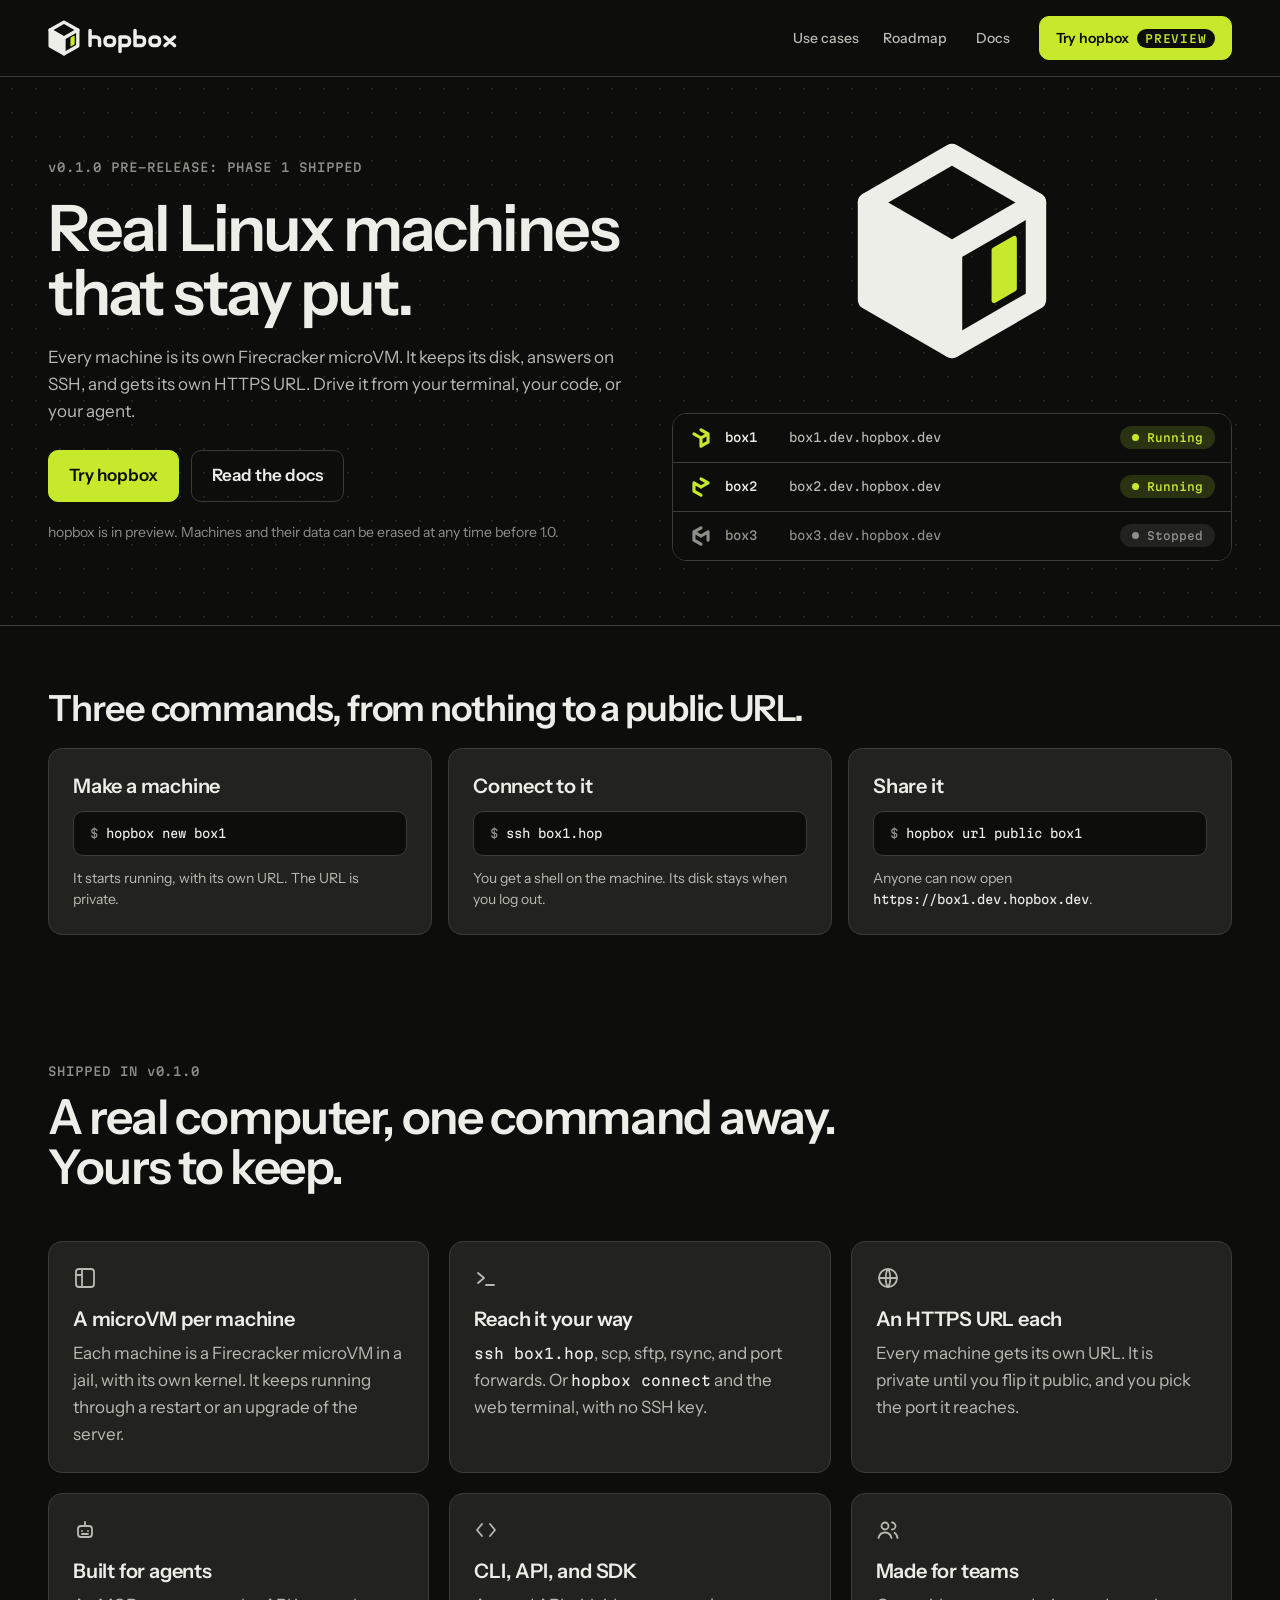
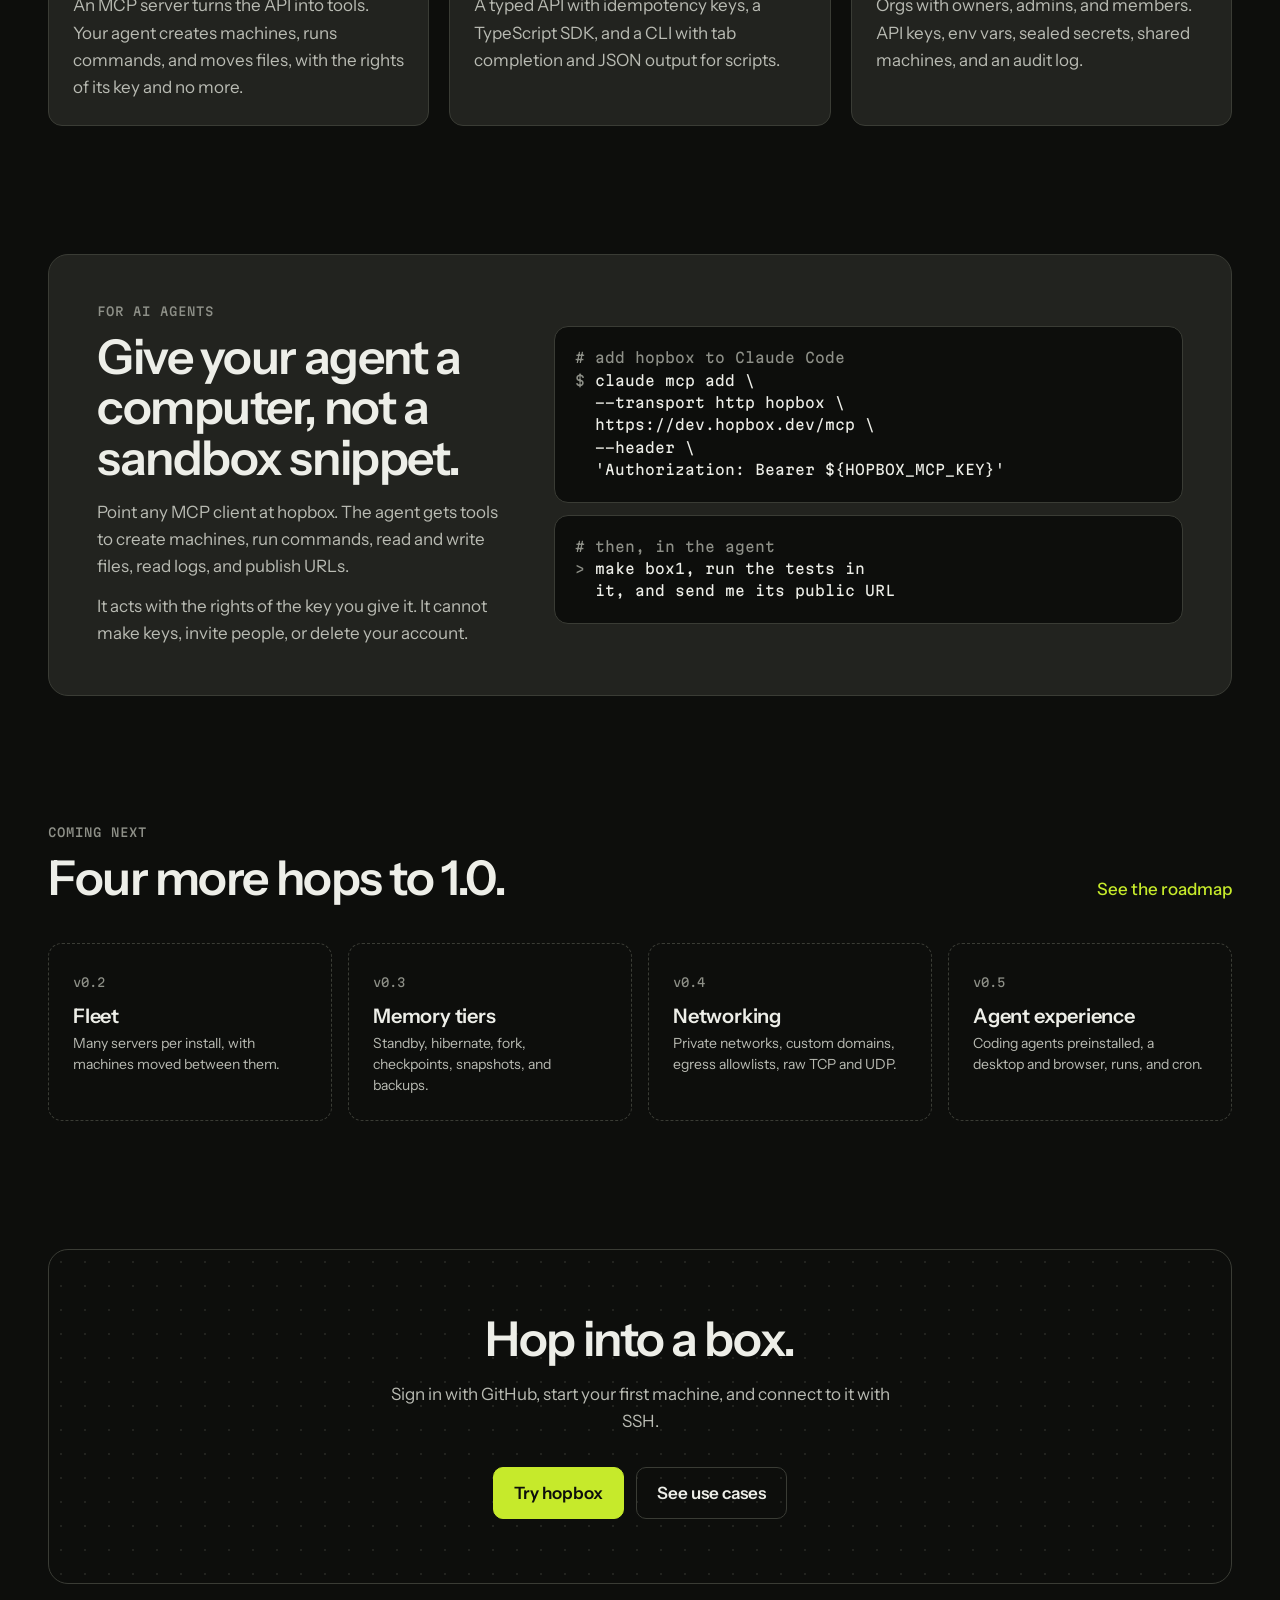
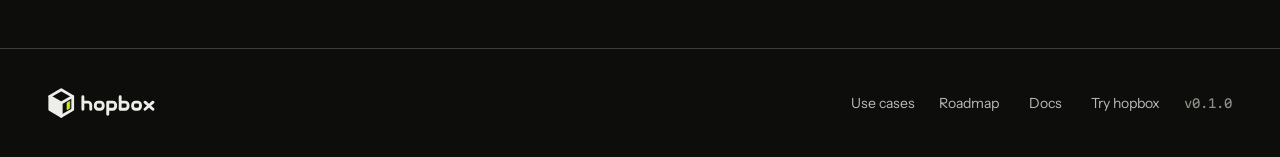
<file: index.html>
<!doctype html>
<html lang="en">
<head>
<meta charset="utf-8">
<meta name="viewport" content="width=device-width, initial-scale=1">
<title>hopbox · persistent, hardware-isolated Linux machines</title>
<meta name="description" content="Persistent, hardware-isolated Linux machines for developers and AI agents. Every machine is its own Firecracker microVM. It keeps its disk, answers on SSH, and gets its own HTTPS URL.">
<meta name="theme-color" content="#0D0E0C">
<link rel="canonical" href="https://hopbox.dev/">
<meta property="og:title" content="hopbox · persistent, hardware-isolated Linux machines">
<meta property="og:description" content="Persistent, hardware-isolated Linux machines for developers and AI agents. Every machine is its own Firecracker microVM. It keeps its disk, answers on SSH, and gets its own HTTPS URL.">
<meta property="og:type" content="website">
<meta property="og:url" content="https://hopbox.dev/">
<meta property="og:image" content="https://hopbox.dev/assets/brand/og-image.png">
<meta name="twitter:card" content="summary_large_image">
<link rel="icon" href="/assets/brand/favicon.svg" type="image/svg+xml">
<link rel="icon" href="/assets/brand/favicon-32.png" type="image/png" sizes="32x32">
<link rel="icon" href="/assets/brand/favicon-16.png" type="image/png" sizes="16x16">
<link rel="apple-touch-icon" href="/assets/brand/apple-touch-icon.png">
<link rel="preconnect" href="https://fonts.googleapis.com">
<link rel="preconnect" href="https://fonts.gstatic.com" crossorigin>
<link rel="stylesheet" href="https://fonts.googleapis.com/css2?family=Instrument+Sans:wght@400;500;600&amp;family=Martian+Mono:wght@400;500&amp;display=swap">
<link rel="stylesheet" href="/assets/brand/tokens.css">
<link rel="stylesheet" href="/assets/site.css">
</head>
<body>

<header class="site-header">
<nav class="nav" aria-label="Main">
<a class="brand" href="/" aria-label="Hopbox home"><img src="/assets/brand/hopbox-lockup.svg" alt="" width="129" height="36"></a>
<div class="nav-links">
<a class="nav-link" href="/use-cases/">Use cases</a>
<a class="nav-link" href="/roadmap/">Roadmap</a>
<a class="nav-link" href="https://docs.hopbox.dev">Docs</a>
</div>
<a class="btn btn-primary" href="https://dev.hopbox.dev">Try hopbox<span class="preview-tag">PREVIEW</span></a>
</nav>
</header>

<main>

<section class="hero dots">
<div class="hero-inner">
<div class="hero-copy">
<p class="eyebrow"><span class="version">v0.1.0</span> pre-release: phase 1 shipped</p>
<h1 class="hero-title display">Real Linux machines that stay put.</h1>
<p class="hero-lead">Every machine is its own Firecracker microVM. It keeps its disk, answers on SSH, and gets its own HTTPS URL. Drive it from your terminal, your code, or your agent.</p>
<div class="btn-row hero-actions">
<a class="btn btn-primary btn-lg" href="https://dev.hopbox.dev">Try hopbox</a>
<a class="btn btn-secondary btn-lg" href="https://docs.hopbox.dev">Read the docs</a>
</div>
<p class="hero-note">hopbox is in preview. Machines and their data can be erased at any time before 1.0.</p>
</div>

<div class="hero-fleet">
<svg class="hero-mark" xmlns="http://www.w3.org/2000/svg" viewBox="12 7 76 86" width="194" height="220" role="img" aria-label="Hopbox">
<polygon points="17.1,31 50,50 50,88 17.1,69" fill="#EDEEE8"/>
<g fill="none" stroke="#EDEEE8" stroke-width="8" stroke-linejoin="round" stroke-linecap="round">
<polygon points="50,12 82.9,31 82.9,69 50,88 17.1,69 17.1,31"/>
<path d="M17.1 31L50 50L82.9 31M50 50V88"/>
</g>
<polygon class="hb-blink" points="66.5,49.6 74.4,45.1 74.4,64.8 66.5,69.4" fill="#C6EA2B" stroke="#C6EA2B" stroke-width="2" stroke-linejoin="round"/>
</svg>
<ul class="machines" aria-label="Example machines">
<li class="machine machine-running">
<svg class="glyph" viewBox="0 0 100 100" width="24" height="24" aria-hidden="true"><path d="M50 16L79.4 33M79.4 33L79.4 67M79.4 67L50 84M79.4 33L50 50M50 84L50 50M20.6 33L50 50" fill="none" stroke="currentColor" stroke-width="13" stroke-linecap="round" stroke-linejoin="round"/></svg>
<span>box1</span>
<span class="machine-url">box1.dev.hopbox.dev</span>
<span class="badge badge-running">Running</span>
</li>
<li class="machine machine-running">
<svg class="glyph" viewBox="0 0 100 100" width="24" height="24" aria-hidden="true"><path d="M50 16L79.4 33M50 84L20.6 67M20.6 67L20.6 33M79.4 33L50 50M20.6 33L50 50" fill="none" stroke="currentColor" stroke-width="13" stroke-linecap="round" stroke-linejoin="round"/></svg>
<span>box2</span>
<span class="machine-url">box2.dev.hopbox.dev</span>
<span class="badge badge-running">Running</span>
</li>
<li class="machine machine-stopped">
<svg class="glyph" viewBox="0 0 100 100" width="24" height="24" aria-hidden="true"><path d="M79.4 33L79.4 67M50 84L20.6 67M20.6 67L20.6 33M20.6 33L50 16M79.4 33L50 50M20.6 33L50 50" fill="none" stroke="currentColor" stroke-width="13" stroke-linecap="round" stroke-linejoin="round"/></svg>
<span>box3</span>
<span class="machine-url">box3.dev.hopbox.dev</span>
<span class="badge badge-stopped">Stopped</span>
</li>
</ul>
</div>
</div>
</section>

<section class="section">
<h2 class="quickstart-title heading">Three commands, from nothing to a public URL.</h2>
<ol class="quickstart">
<li class="quickstart-card card">
<h3 class="title">Make a machine</h3>
<pre class="quickstart-command code-block"><span class="prompt"></span>hopbox new box1</pre>
<p class="quickstart-text">It starts running, with its own URL. The URL is private.</p>
</li>
<li class="quickstart-card card">
<h3 class="title">Connect to it</h3>
<pre class="quickstart-command code-block"><span class="prompt"></span>ssh box1.hop</pre>
<p class="quickstart-text">You get a shell on the machine. Its disk stays when you log out.</p>
</li>
<li class="quickstart-card card">
<h3 class="title">Share it</h3>
<pre class="quickstart-command code-block"><span class="prompt"></span>hopbox url public box1</pre>
<p class="quickstart-text">Anyone can now open <span class="quickstart-url">https://box1.dev.hopbox.dev</span>.</p>
</li>
</ol>
</section>

<section class="section">
<p class="eyebrow">SHIPPED IN <span class="version">v0.1.0</span></p>
<h2 class="features-title heading">A real computer, one command away. <br class="wide-only">Yours to keep.</h2>
<div class="feature-grid">

<article class="feature-card card">
<svg class="feature-icon" width="24" height="24" viewBox="0 0 24 24" fill="none" stroke="currentColor" stroke-width="1.8" stroke-linecap="round" stroke-linejoin="round" aria-hidden="true"><rect x="3" y="3" width="18" height="18" rx="3"></rect><path d="M9 3v18M3 9h6"></path></svg>
<h3 class="feature-title title">A microVM per machine</h3>
<p class="feature-text">Each machine is a Firecracker microVM in a jail, with its own kernel. It keeps running through a restart or an upgrade of the server.</p>
</article>

<article class="feature-card card">
<svg class="feature-icon" width="24" height="24" viewBox="0 0 24 24" fill="none" stroke="currentColor" stroke-width="1.8" stroke-linecap="round" stroke-linejoin="round" aria-hidden="true"><path d="M4 17l6-5-6-5M12 19h8"></path></svg>
<h3 class="feature-title title">Reach it your way</h3>
<p class="feature-text"><code class="inline-code">ssh box1.hop</code>, scp, sftp, rsync, and port forwards. Or <code class="inline-code">hopbox connect</code> and the web terminal, with no SSH key.</p>
</article>

<article class="feature-card card">
<svg class="feature-icon" width="24" height="24" viewBox="0 0 24 24" fill="none" stroke="currentColor" stroke-width="1.8" stroke-linecap="round" stroke-linejoin="round" aria-hidden="true"><circle cx="12" cy="12" r="9"></circle><path d="M3 12h18M12 3c3 3.5 3 14.5 0 18M12 3c-3 3.5-3 14.5 0 18"></path></svg>
<h3 class="feature-title title">An HTTPS URL each</h3>
<p class="feature-text">Every machine gets its own URL. It is private until you flip it public, and you pick the port it reaches.</p>
</article>

<article class="feature-card card">
<svg class="feature-icon" width="24" height="24" viewBox="0 0 24 24" fill="none" stroke="currentColor" stroke-width="1.8" stroke-linecap="round" stroke-linejoin="round" aria-hidden="true"><rect x="5" y="8" width="14" height="11" rx="3"></rect><path d="M12 8V4M9 13h.01M15 13h.01M9 16h6"></path></svg>
<h3 class="feature-title title">Built for agents</h3>
<p class="feature-text">An MCP server turns the API into tools. Your agent creates machines, runs commands, and moves files, with the rights of its key and no more.</p>
</article>

<article class="feature-card card">
<svg class="feature-icon" width="24" height="24" viewBox="0 0 24 24" fill="none" stroke="currentColor" stroke-width="1.8" stroke-linecap="round" stroke-linejoin="round" aria-hidden="true"><path d="M8 6l-5 6 5 6M16 6l5 6-5 6"></path></svg>
<h3 class="feature-title title">CLI, API, and SDK</h3>
<p class="feature-text">A typed API with idempotency keys, a TypeScript SDK, and a CLI with tab completion and JSON output for scripts.</p>
</article>

<article class="feature-card card">
<svg class="feature-icon" width="24" height="24" viewBox="0 0 24 24" fill="none" stroke="currentColor" stroke-width="1.8" stroke-linecap="round" stroke-linejoin="round" aria-hidden="true"><circle cx="9" cy="8" r="3.5"></circle><path d="M2.5 20c.8-3.6 3.4-5.5 6.5-5.5s5.7 1.9 6.5 5.5M16 4.5a3.5 3.5 0 010 7M18.5 14.8c1.6.8 2.6 2.6 3 5.2"></path></svg>
<h3 class="feature-title title">Made for teams</h3>
<p class="feature-text">Orgs with owners, admins, and members. API keys, env vars, sealed secrets, shared machines, and an audit log.</p>
</article>

</div>
</section>

<section class="section">
<div class="panel agents-panel">
<div class="agents-copy">
<p class="eyebrow">FOR AI AGENTS</p>
<h2 class="agents-title heading">Give your agent a computer, not a sandbox snippet.</h2>
<p class="agents-text">Point any MCP client at hopbox. The agent gets tools to create machines, run commands, read and write files, read logs, and publish URLs.</p>
<p class="agents-text">It acts with the rights of the key you give it. It cannot make keys, invite people, or delete your account.</p>
</div>
<div class="code-stack">
<pre class="code-panel code-block"><code><span class="code-comment"># add hopbox to Claude Code
</span><span class="prompt"></span>claude mcp add \
  --transport http hopbox \
  https://dev.hopbox.dev/mcp \
  --header \
<span class="code-wrap">  'Authorization: Bearer ${HOPBOX_MCP_KEY}'</span></code></pre>
<div class="code-panel code-block agent-prompt">
<p class="code-comment"># then, in the agent</p>
<p class="agent-prompt-text"><span class="prompt prompt-agent"></span>make box1, run the tests in it, and send me its public URL</p>
</div>
</div>
</div>
</section>

<section class="section">
<div class="section-head">
<div>
<p class="eyebrow">COMING NEXT</p>
<h2 class="heading">Four more hops to 1.0.</h2>
</div>
<a class="more-link" href="/roadmap/">See the roadmap</a>
</div>
<div class="teaser-grid">
<a class="teaser-card card card-planned" href="/roadmap/">
<span class="teaser-version">v0.2</span>
<span class="teaser-title title">Fleet</span>
<span class="teaser-text">Many servers per install, with machines moved between them.</span>
</a>
<a class="teaser-card card card-planned" href="/roadmap/">
<span class="teaser-version">v0.3</span>
<span class="teaser-title title">Memory tiers</span>
<span class="teaser-text">Standby, hibernate, fork, checkpoints, snapshots, and backups.</span>
</a>
<a class="teaser-card card card-planned" href="/roadmap/">
<span class="teaser-version">v0.4</span>
<span class="teaser-title title">Networking</span>
<span class="teaser-text">Private networks, custom domains, egress allowlists, raw TCP and UDP.</span>
</a>
<a class="teaser-card card card-planned" href="/roadmap/">
<span class="teaser-version">v0.5</span>
<span class="teaser-title title">Agent experience</span>
<span class="teaser-text">Coding agents preinstalled, a desktop and browser, runs, and cron.</span>
</a>
</div>
</section>

<section class="section">
<div class="cta-panel dots">
<h2 class="cta-title heading">Hop into a box.</h2>
<p class="cta-text">Sign in with GitHub, start your first machine, and connect to it with SSH.</p>
<div class="btn-row cta-actions">
<a class="btn btn-primary btn-lg" href="https://dev.hopbox.dev">Try hopbox</a>
<a class="btn btn-secondary btn-lg" href="/use-cases/">See use cases</a>
</div>
</div>
</section>

</main>

<footer class="site-footer">
<div class="footer-inner">
<img class="footer-brand" src="/assets/brand/hopbox-lockup.svg" alt="Hopbox" width="107" height="30">
<a class="footer-link" href="/use-cases/">Use cases</a>
<a class="footer-link" href="/roadmap/">Roadmap</a>
<a class="footer-link" href="https://docs.hopbox.dev">Docs</a>
<a class="footer-link" href="https://dev.hopbox.dev">Try hopbox</a>
<span class="footer-version">v0.1.0</span>
</div>
</footer>

</body>
</html>
</file>
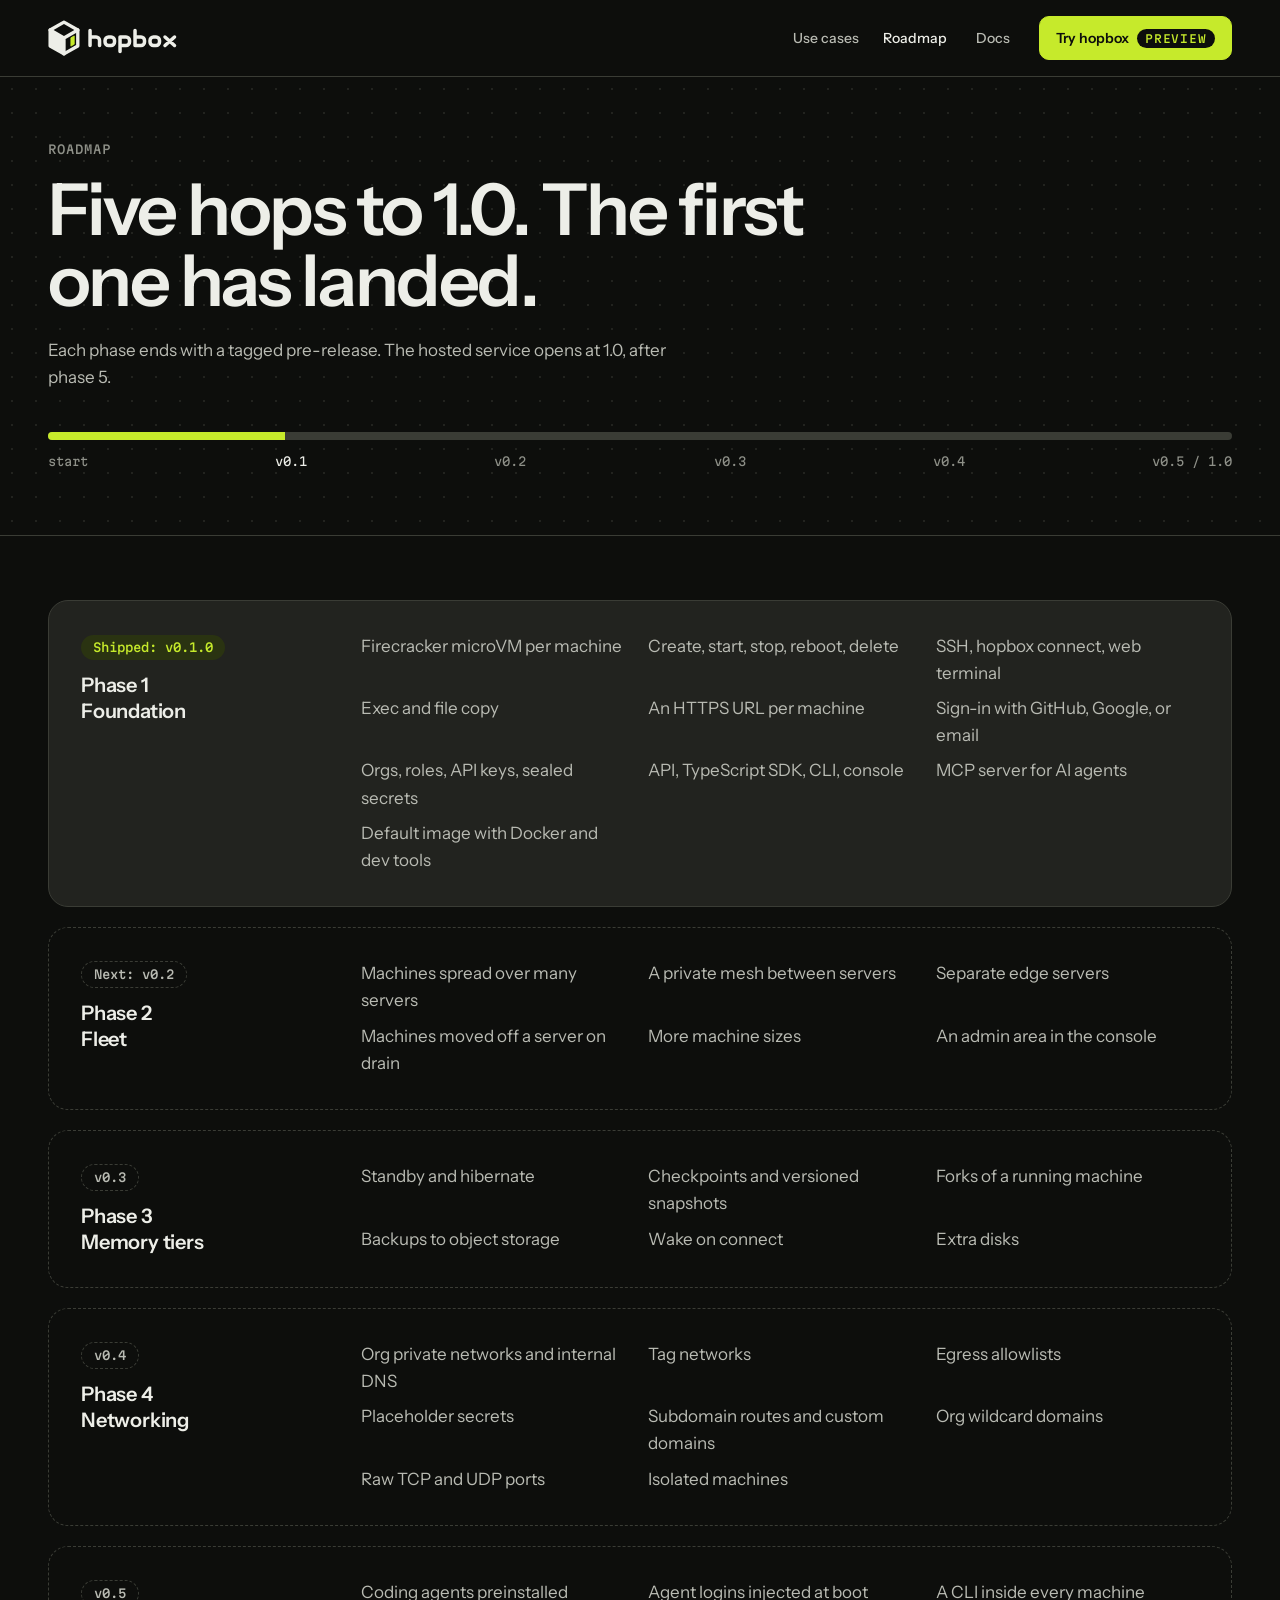
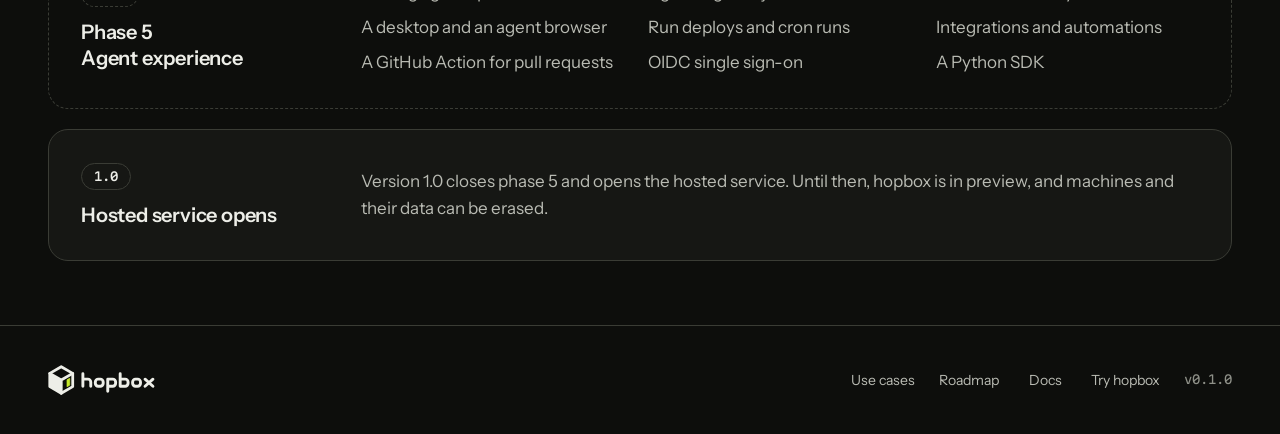
<file: roadmap/index.html>
<!doctype html>
<html lang="en">
<head>
<meta charset="utf-8">
<meta name="viewport" content="width=device-width, initial-scale=1">
<title>Roadmap · hopbox</title>
<meta name="description" content="Five hops to 1.0. The first one has landed. Each phase ends with a tagged pre-release. The hosted service opens at 1.0, after phase 5.">
<meta name="theme-color" content="#0D0E0C">
<link rel="canonical" href="https://hopbox.dev/roadmap/">
<meta property="og:title" content="Roadmap · hopbox">
<meta property="og:description" content="Five hops to 1.0. The first one has landed. Each phase ends with a tagged pre-release. The hosted service opens at 1.0, after phase 5.">
<meta property="og:type" content="website">
<meta property="og:url" content="https://hopbox.dev/roadmap/">
<meta property="og:image" content="https://hopbox.dev/assets/brand/og-image.png">
<meta name="twitter:card" content="summary_large_image">
<link rel="icon" href="/assets/brand/favicon.svg" type="image/svg+xml">
<link rel="icon" href="/assets/brand/favicon-32.png" type="image/png" sizes="32x32">
<link rel="icon" href="/assets/brand/favicon-16.png" type="image/png" sizes="16x16">
<link rel="apple-touch-icon" href="/assets/brand/apple-touch-icon.png">
<link rel="preconnect" href="https://fonts.googleapis.com">
<link rel="preconnect" href="https://fonts.gstatic.com" crossorigin>
<link rel="stylesheet" href="https://fonts.googleapis.com/css2?family=Instrument+Sans:wght@400;500;600&amp;family=Martian+Mono:wght@400;500&amp;display=swap">
<link rel="stylesheet" href="/assets/brand/tokens.css">
<link rel="stylesheet" href="/assets/site.css">
</head>
<body>

<header class="site-header">
<nav class="nav" aria-label="Main">
<a class="brand" href="/" aria-label="Hopbox home"><img src="/assets/brand/hopbox-lockup.svg" alt="" width="129" height="36"></a>
<div class="nav-links">
<a class="nav-link" href="/use-cases/">Use cases</a>
<a class="nav-link" href="/roadmap/" aria-current="page">Roadmap</a>
<a class="nav-link" href="https://docs.hopbox.dev">Docs</a>
</div>
<a class="btn btn-primary" href="https://dev.hopbox.dev">Try hopbox<span class="preview-tag">PREVIEW</span></a>
</nav>
</header>

<main>

<section class="page-hero dots">
<div class="page-hero-inner">
<p class="eyebrow">ROADMAP</p>
<h1 class="page-title display">Five hops to 1.0. The first one has landed.</h1>
<p class="roadmap-lead">Each phase ends with a tagged pre-release. The hosted service opens at 1.0, after phase 5.</p>
<div class="progress" aria-hidden="true">
<div class="progress-track"><div class="progress-fill"></div></div>
<div class="progress-labels"><span>start</span><span class="progress-current">v0.1</span><span>v0.2</span><span>v0.3</span><span>v0.4</span><span>v0.5 / 1.0</span></div>
</div>
</div>
</section>

<section class="section">
<ol class="phases">

<li class="phase phase-shipped">
<div class="phase-head">
<span class="badge badge-shipped">Shipped: v0.1.0</span>
<h2 class="phase-title title">Phase 1<br>Foundation</h2>
</div>
<ul class="phase-items">
<li>Firecracker microVM per machine</li>
<li>Create, start, stop, reboot, delete</li>
<li>SSH, hopbox connect, web terminal</li>
<li>Exec and file copy</li>
<li>An HTTPS URL per machine</li>
<li>Sign-in with GitHub, Google, or email</li>
<li>Orgs, roles, API keys, sealed secrets</li>
<li>API, TypeScript SDK, CLI, console</li>
<li>MCP server for AI agents</li>
<li>Default image with Docker and dev tools</li>
</ul>
</li>

<li class="phase phase-planned">
<div class="phase-head">
<span class="badge badge-planned">Next: v0.2</span>
<h2 class="phase-title title">Phase 2<br>Fleet</h2>
</div>
<ul class="phase-items">
<li>Machines spread over many servers</li>
<li>A private mesh between servers</li>
<li>Separate edge servers</li>
<li>Machines moved off a server on drain</li>
<li>More machine sizes</li>
<li>An admin area in the console</li>
</ul>
</li>

<li class="phase phase-planned">
<div class="phase-head">
<span class="badge badge-planned">v0.3</span>
<h2 class="phase-title title">Phase 3<br>Memory tiers</h2>
</div>
<ul class="phase-items">
<li>Standby and hibernate</li>
<li>Checkpoints and versioned snapshots</li>
<li>Forks of a running machine</li>
<li>Backups to object storage</li>
<li>Wake on connect</li>
<li>Extra disks</li>
</ul>
</li>

<li class="phase phase-planned">
<div class="phase-head">
<span class="badge badge-planned">v0.4</span>
<h2 class="phase-title title">Phase 4<br>Networking</h2>
</div>
<ul class="phase-items">
<li>Org private networks and internal DNS</li>
<li>Tag networks</li>
<li>Egress allowlists</li>
<li>Placeholder secrets</li>
<li>Subdomain routes and custom domains</li>
<li>Org wildcard domains</li>
<li>Raw TCP and UDP ports</li>
<li>Isolated machines</li>
</ul>
</li>

<li class="phase phase-planned">
<div class="phase-head">
<span class="badge badge-planned">v0.5</span>
<h2 class="phase-title title">Phase 5<br>Agent experience</h2>
</div>
<ul class="phase-items">
<li>Coding agents preinstalled</li>
<li>Agent logins injected at boot</li>
<li>A CLI inside every machine</li>
<li>A desktop and an agent browser</li>
<li>Run deploys and cron runs</li>
<li>Integrations and automations</li>
<li>A GitHub Action for pull requests</li>
<li>OIDC single sign-on</li>
<li>A Python SDK</li>
</ul>
</li>

<li class="phase phase-final">
<div class="phase-head">
<span class="badge badge-final">1.0</span>
<h2 class="phase-title title">Hosted service opens</h2>
</div>
<p class="phase-note">Version 1.0 closes phase 5 and opens the hosted service. Until then, hopbox is in preview, and machines and their data can be erased.</p>
</li>

</ol>
</section>

</main>

<footer class="site-footer">
<div class="footer-inner">
<img class="footer-brand" src="/assets/brand/hopbox-lockup.svg" alt="Hopbox" width="107" height="30">
<a class="footer-link" href="/use-cases/">Use cases</a>
<a class="footer-link" href="/roadmap/">Roadmap</a>
<a class="footer-link" href="https://docs.hopbox.dev">Docs</a>
<a class="footer-link" href="https://dev.hopbox.dev">Try hopbox</a>
<span class="footer-version">v0.1.0</span>
</div>
</footer>

</body>
</html>
</file>
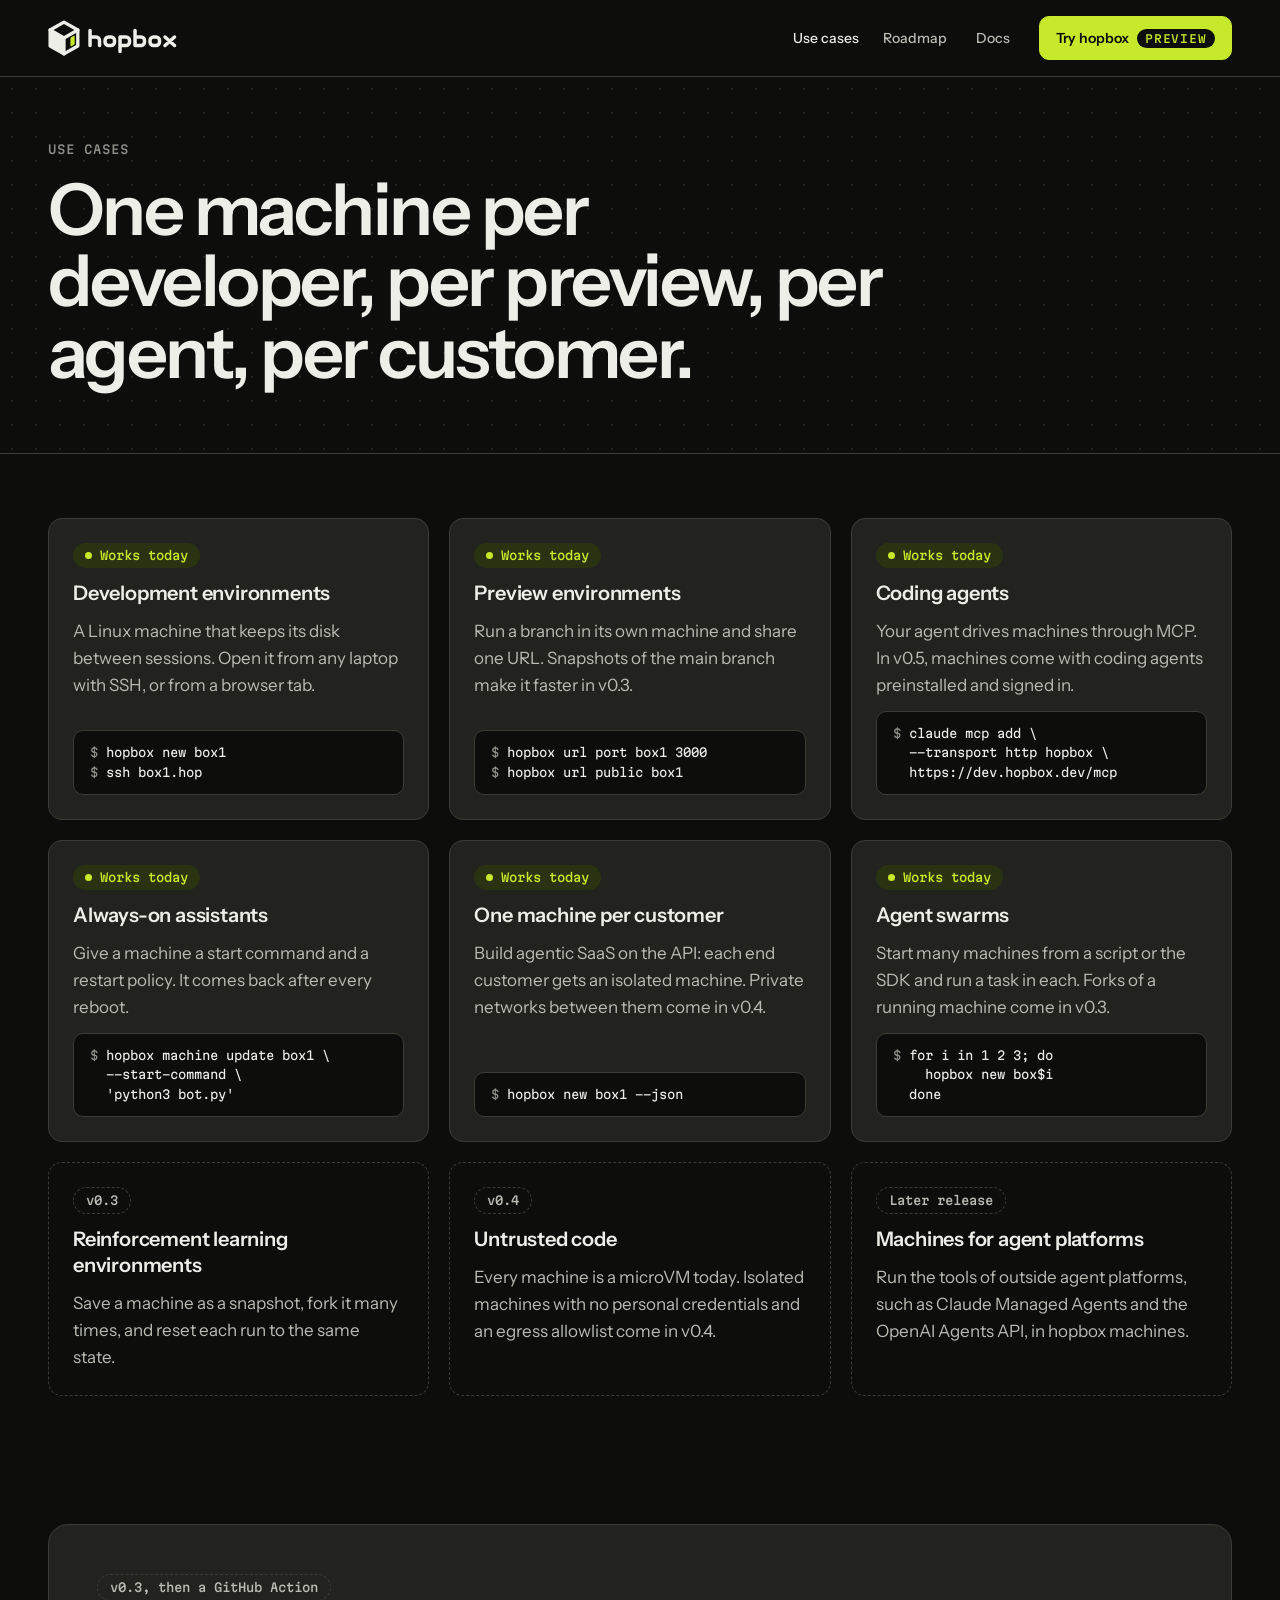
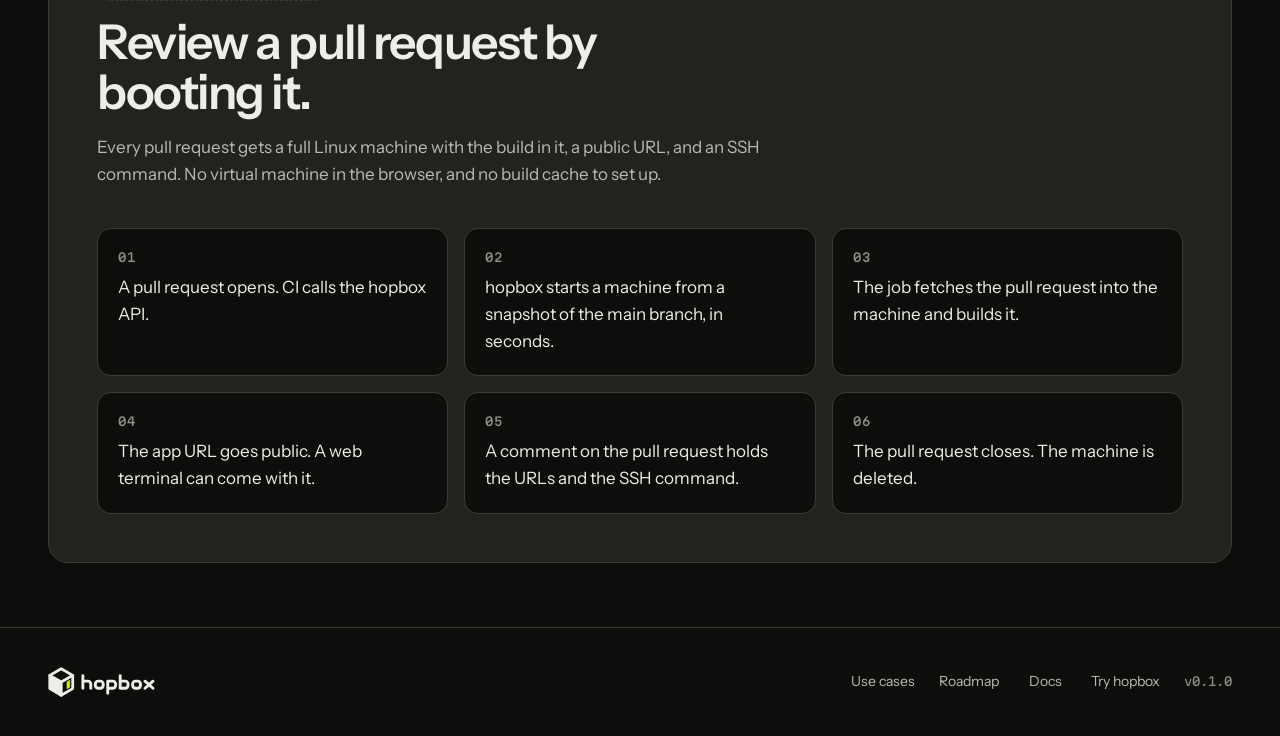
<file: use-cases/index.html>
<!doctype html>
<html lang="en">
<head>
<meta charset="utf-8">
<meta name="viewport" content="width=device-width, initial-scale=1">
<title>Use cases · hopbox</title>
<meta name="description" content="One machine per developer, per preview, per agent, per customer.">
<meta name="theme-color" content="#0D0E0C">
<link rel="canonical" href="https://hopbox.dev/use-cases/">
<meta property="og:title" content="Use cases · hopbox">
<meta property="og:description" content="One machine per developer, per preview, per agent, per customer.">
<meta property="og:type" content="website">
<meta property="og:url" content="https://hopbox.dev/use-cases/">
<meta property="og:image" content="https://hopbox.dev/assets/brand/og-image.png">
<meta name="twitter:card" content="summary_large_image">
<link rel="icon" href="/assets/brand/favicon.svg" type="image/svg+xml">
<link rel="icon" href="/assets/brand/favicon-32.png" type="image/png" sizes="32x32">
<link rel="icon" href="/assets/brand/favicon-16.png" type="image/png" sizes="16x16">
<link rel="apple-touch-icon" href="/assets/brand/apple-touch-icon.png">
<link rel="preconnect" href="https://fonts.googleapis.com">
<link rel="preconnect" href="https://fonts.gstatic.com" crossorigin>
<link rel="stylesheet" href="https://fonts.googleapis.com/css2?family=Instrument+Sans:wght@400;500;600&amp;family=Martian+Mono:wght@400;500&amp;display=swap">
<link rel="stylesheet" href="/assets/brand/tokens.css">
<link rel="stylesheet" href="/assets/site.css">
</head>
<body>

<header class="site-header">
<nav class="nav" aria-label="Main">
<a class="brand" href="/" aria-label="Hopbox home"><img src="/assets/brand/hopbox-lockup.svg" alt="" width="129" height="36"></a>
<div class="nav-links">
<a class="nav-link" href="/use-cases/" aria-current="page">Use cases</a>
<a class="nav-link" href="/roadmap/">Roadmap</a>
<a class="nav-link" href="https://docs.hopbox.dev">Docs</a>
</div>
<a class="btn btn-primary" href="https://dev.hopbox.dev">Try hopbox<span class="preview-tag">PREVIEW</span></a>
</nav>
</header>

<main>

<section class="page-hero dots">
<div class="page-hero-inner">
<p class="eyebrow">USE CASES</p>
<h1 class="page-title display">One machine per developer, per preview, per agent, per customer.</h1>
</div>
</section>

<section class="section">
<div class="case-grid">

<article class="case-card card">
<span class="badge badge-running">Works today</span>
<h2 class="title">Development environments</h2>
<p class="case-text">A Linux machine that keeps its disk between sessions. Open it from any laptop with SSH, or from a browser tab.</p>
<pre class="case-code code-block"><span class="prompt"></span>hopbox new box1
<span class="prompt"></span>ssh box1.hop</pre>
</article>

<article class="case-card card">
<span class="badge badge-running">Works today</span>
<h2 class="title">Preview environments</h2>
<p class="case-text">Run a branch in its own machine and share one URL. Snapshots of the main branch make it faster in v0.3.</p>
<pre class="case-code code-block"><span class="prompt"></span>hopbox url port box1 3000
<span class="prompt"></span>hopbox url public box1</pre>
</article>

<article class="case-card card">
<span class="badge badge-running">Works today</span>
<h2 class="title">Coding agents</h2>
<p class="case-text">Your agent drives machines through MCP. In v0.5, machines come with coding agents preinstalled and signed in.</p>
<pre class="case-code code-block"><span class="prompt"></span>claude mcp add \
  --transport http hopbox \
  https://dev.hopbox.dev/mcp</pre>
</article>

<article class="case-card card">
<span class="badge badge-running">Works today</span>
<h2 class="title">Always-on assistants</h2>
<p class="case-text">Give a machine a start command and a restart policy. It comes back after every reboot.</p>
<pre class="case-code code-block"><span class="prompt"></span>hopbox machine update box1 \
  --start-command \
  'python3 bot.py'</pre>
</article>

<article class="case-card card">
<span class="badge badge-running">Works today</span>
<h2 class="title">One machine per customer</h2>
<p class="case-text">Build agentic SaaS on the API: each end customer gets an isolated machine. Private networks between them come in v0.4.</p>
<pre class="case-code code-block"><span class="prompt"></span>hopbox new box1 --json</pre>
</article>

<article class="case-card card">
<span class="badge badge-running">Works today</span>
<h2 class="title">Agent swarms</h2>
<p class="case-text">Start many machines from a script or the SDK and run a task in each. Forks of a running machine come in v0.3.</p>
<pre class="case-code code-block"><span class="prompt"></span>for i in 1 2 3; do
    hopbox new box$i
  done</pre>
</article>

<article class="case-card card card-planned">
<span class="badge badge-planned">v0.3</span>
<h2 class="title">Reinforcement learning environments</h2>
<p class="case-text">Save a machine as a snapshot, fork it many times, and reset each run to the same state.</p>
</article>

<article class="case-card card card-planned">
<span class="badge badge-planned">v0.4</span>
<h2 class="title">Untrusted code</h2>
<p class="case-text">Every machine is a microVM today. Isolated machines with no personal credentials and an egress allowlist come in v0.4.</p>
</article>

<article class="case-card card card-planned">
<span class="badge badge-planned">Later release</span>
<h2 class="title">Machines for agent platforms</h2>
<p class="case-text">Run the tools of outside agent platforms, such as Claude Managed Agents and the OpenAI Agents API, in hopbox machines.</p>
</article>

</div>
</section>

<section class="section">
<div class="panel">
<div class="pr-tag">
<span class="badge badge-planned">v0.3, then a GitHub Action</span>
</div>
<h2 class="pr-title heading">Review a pull request by booting it.</h2>
<p class="pr-text">Every pull request gets a full Linux machine with the build in it, a public URL, and an SSH command. No virtual machine in the browser, and no build cache to set up.</p>
<ol class="steps">
<li class="step"><span class="step-number">01</span>A pull request opens. CI calls the hopbox API.</li>
<li class="step"><span class="step-number">02</span>hopbox starts a machine from a snapshot of the main branch, in seconds.</li>
<li class="step"><span class="step-number">03</span>The job fetches the pull request into the machine and builds it.</li>
<li class="step"><span class="step-number">04</span>The app URL goes public. A web terminal can come with it.</li>
<li class="step"><span class="step-number">05</span>A comment on the pull request holds the URLs and the SSH command.</li>
<li class="step"><span class="step-number">06</span>The pull request closes. The machine is deleted.</li>
</ol>
</div>
</section>

</main>

<footer class="site-footer">
<div class="footer-inner">
<img class="footer-brand" src="/assets/brand/hopbox-lockup.svg" alt="Hopbox" width="107" height="30">
<a class="footer-link" href="/use-cases/">Use cases</a>
<a class="footer-link" href="/roadmap/">Roadmap</a>
<a class="footer-link" href="https://docs.hopbox.dev">Docs</a>
<a class="footer-link" href="https://dev.hopbox.dev">Try hopbox</a>
<span class="footer-version">v0.1.0</span>
</div>
</footer>

</body>
</html>
</file>
<file: assets/brand/tokens.css>
/* Hopbox design tokens — v2.0 (November 2026)
 * Dark is the default theme. Add data-theme="light" on <html> (or any
 * container) for light surfaces. Raw palette values are --hb-*; build UI from
 * the semantic --color-* tokens so both themes work.
 *
 * Fonts (Google Fonts):
 * <link rel="stylesheet" href="https://fonts.googleapis.com/css2?family=Instrument+Sans:wght@400;500;600&family=Martian+Mono:wght@400;500&display=swap">
 */

:root {
  /* Palette — "Lichen on basalt" */
  --hb-basalt: #0D0E0C;   /* ground */
  --hb-slag: #22231F;     /* surfaces, panels */
  --hb-ash: #3A3C35;      /* lines, borders on dark */
  --hb-stone: #5C5E57;    /* muted text on light */
  --hb-summit: #8E9088;   /* muted text on dark */
  --hb-mist: #B9BBB3;     /* secondary text on dark */
  --hb-alpine: #EDEEE8;   /* text on dark, light ground */
  --hb-paper: #FAFAF7;    /* raised surface on light */
  --hb-rule: #D6D8CF;     /* lines, borders on light */
  --hb-lichen: #C6EA2B;   /* the one accent — dark grounds only */
  --hb-lichen-tint: #2A3311; /* lichen badge background on dark */
  --hb-ember: #FF6B2C;    /* signal only: warnings, live/error states */

  /* Semantic — dark (default) */
  --color-bg: var(--hb-basalt);
  --color-surface: var(--hb-slag);
  --color-surface-sunken: #161714;
  --color-border: var(--hb-ash);
  --color-text: var(--hb-alpine);
  --color-text-secondary: var(--hb-mist);
  --color-text-muted: var(--hb-summit);
  --color-accent: var(--hb-lichen);          /* accent fills, cursor, focus */
  --color-on-accent: var(--hb-basalt);       /* text/icons on accent fills */
  --color-accent-text: var(--hb-lichen);     /* accent-coloured text (14:1 on basalt) */
  --color-accent-subtle: var(--hb-lichen-tint);
  --color-signal: var(--hb-ember);
  --color-focus: var(--hb-lichen);

  /* Type */
  --font-sans: "Instrument Sans", ui-sans-serif, system-ui, sans-serif;
  --font-mono: "Martian Mono", ui-monospace, SFMono-Regular, Menlo, monospace;
  --text-display: 600 72px/1.0 var(--font-sans);    /* letter-spacing: -0.035em */
  --text-heading: 600 48px/1.05 var(--font-sans);   /* letter-spacing: -0.03em */
  --text-title: 600 20px/1.3 var(--font-sans);      /* letter-spacing: -0.01em */
  --text-body: 400 17px/1.6 var(--font-sans);
  --text-small: 400 14px/1.5 var(--font-sans);
  --text-label: 500 12px/1.4 var(--font-mono);      /* uppercase, letter-spacing: 0.08em */
  --text-code: 400 14px/1.6 var(--font-mono);
  --tracking-display: -0.035em;
  --tracking-heading: -0.03em;
  --tracking-label: 0.08em;

  /* Shape & space */
  --radius-sm: 10px;   /* buttons, inputs, chips */
  --radius-md: 14px;   /* cards */
  --radius-lg: 20px;   /* panels */
  --radius-pill: 999px;
  --space-1: 4px;  --space-2: 8px;  --space-3: 12px; --space-4: 16px;
  --space-5: 20px; --space-6: 24px; --space-8: 32px; --space-10: 40px;
  --space-12: 48px; --space-16: 64px;
  --tap-min: 44px;

  /* Motion */
  --blink-duration: 1.1s;
}

[data-theme="light"] {
  --color-bg: var(--hb-alpine);
  --color-surface: var(--hb-paper);
  --color-surface-sunken: #E4E5DE;
  --color-border: var(--hb-rule);
  --color-text: var(--hb-basalt);
  --color-text-secondary: #2E302A;
  --color-text-muted: var(--hb-stone);
  /* Lichen fails contrast on light (1.2:1). On light, the accent is Basalt;
     Lichen may only appear as a fill with Basalt content on top. */
  --color-accent: var(--hb-basalt);
  --color-on-accent: var(--hb-alpine);
  --color-accent-text: var(--hb-basalt);
  --color-accent-subtle: #E9F6B3;
  --color-signal: #B33A09; /* darker ember: 5.1:1 on Alpine */
  --color-focus: var(--hb-basalt);
}

/* The blinking cursor — apply to the cursor polygon of the mark, or a █ in terminal UI. */
@keyframes hb-blink { 0%, 55% { opacity: 1; } 56%, 100% { opacity: 0; } }
.hb-blink { animation: hb-blink var(--blink-duration) infinite; }
@media (prefers-reduced-motion: reduce) { .hb-blink { animation: none; } }
</file>
<file: assets/site.css>
:root {
  color-scheme: dark;
  --page-max: 1280px;
  --page-gutter: var(--space-12);
  --text-code-compact: 400 12px/1.6 var(--font-mono);
}

*,
*::before,
*::after {
  box-sizing: border-box;
}

body {
  margin: 0;
  background: var(--color-bg);
  color: var(--color-text);
  font: var(--text-body);
}

h1,
h2,
h3,
p,
ol,
ul,
pre {
  margin: 0;
}

img,
svg {
  display: block;
}

a {
  color: var(--color-accent-text);
  text-decoration: none;
}

a:where(:hover) {
  text-decoration: underline;
  text-underline-offset: 3px;
}

:focus-visible {
  outline: 2px solid var(--color-focus);
  outline-offset: 2px;
}

.display {
  font: var(--text-display);
  font-size: clamp(40px, 5.6vw, 72px);
  letter-spacing: var(--tracking-display);
}

.heading {
  font: var(--text-heading);
  font-size: clamp(32px, 4vw, 48px);
  letter-spacing: var(--tracking-heading);
}

.title {
  font: var(--text-title);
  letter-spacing: -0.01em;
}

.eyebrow {
  margin-bottom: var(--space-3);
  font: var(--text-label);
  letter-spacing: var(--tracking-label);
  text-transform: uppercase;
  color: var(--color-text-muted);
}

.version {
  text-transform: none;
}

.dots {
  background-image: radial-gradient(var(--color-surface) 1px, transparent 1px);
  background-size: 24px 24px;
}

.section {
  max-width: var(--page-max);
  margin: 0 auto;
  padding: var(--space-16) var(--page-gutter);
}

.panel {
  padding: var(--space-12);
  border-radius: var(--radius-lg);
  border: 1px solid var(--color-border);
  background: var(--color-surface);
}

.card {
  border-radius: var(--radius-md);
  border: 1px solid var(--color-border);
  background: var(--color-surface);
}

.card-planned {
  border-style: dashed;
  background: transparent;
}

.site-header {
  border-bottom: 1px solid var(--color-border);
}

.nav {
  max-width: var(--page-max);
  margin: 0 auto;
  padding: var(--space-4) var(--page-gutter);
  display: flex;
  flex-wrap: wrap;
  align-items: center;
  gap: var(--space-2) var(--space-6);
}

.brand {
  display: inline-flex;
  align-items: center;
  min-height: var(--tap-min);
  margin-right: auto;
}

.brand img {
  width: auto;
  aspect-ratio: 307 / 86;
}

.nav-links {
  display: flex;
  align-items: center;
  gap: var(--space-6);
}

.nav-link {
  display: inline-flex;
  align-items: center;
  justify-content: center;
  min-width: var(--tap-min);
  min-height: var(--tap-min);
  font: var(--text-small);
  font-weight: 500;
  color: var(--color-text-secondary);
}

.nav-link:hover,
.nav-link[aria-current="page"] {
  color: var(--color-text);
}

.btn {
  display: inline-flex;
  align-items: center;
  justify-content: center;
  gap: var(--space-2);
  min-height: var(--tap-min);
  padding: 0 var(--space-4);
  border-radius: var(--radius-sm);
  border: 1px solid var(--color-border);
  font: 600 14px/1 var(--font-sans);
  white-space: nowrap;
}

.btn:hover {
  text-decoration: none;
}

.btn-lg {
  min-height: 52px;
  padding: 0 var(--space-5);
  font-size: 17px;
}

.btn-primary {
  border-color: var(--color-accent);
  background: var(--color-accent);
  color: var(--color-on-accent);
}

.btn-primary:hover {
  border-color: var(--color-text);
  background: var(--color-text);
}

.btn-secondary {
  background: transparent;
  color: var(--color-text);
}

.btn-secondary:hover {
  border-color: var(--color-text-muted);
}

.btn-row {
  display: flex;
  flex-wrap: wrap;
  gap: var(--space-3);
}

.preview-tag {
  padding: var(--space-1) var(--space-2);
  border-radius: var(--radius-sm);
  background: var(--color-bg);
  font: 500 11px/1 var(--font-mono);
  letter-spacing: var(--tracking-label);
  color: var(--color-accent);
}

.badge {
  display: inline-flex;
  align-items: center;
  align-self: flex-start;
  gap: var(--space-2);
  padding: var(--space-1) var(--space-3);
  border-radius: var(--radius-pill);
  font: 500 12px/1.4 var(--font-mono);
  white-space: nowrap;
}

.badge-running::before,
.badge-stopped::before {
  content: "";
  flex: none;
  width: 7px;
  height: 7px;
  border-radius: 50%;
  background: currentColor;
}

.badge-running {
  background: var(--color-accent-subtle);
  color: var(--color-accent-text);
}

.badge-stopped {
  background: var(--color-surface);
  color: var(--color-text-muted);
}

.badge-shipped {
  background: var(--color-accent-subtle);
  color: var(--color-accent-text);
}

.badge-planned {
  border: 1px dashed var(--color-border);
  color: var(--color-text-secondary);
}

.badge-final {
  border: 1px solid var(--color-border);
  color: var(--color-text);
}

.code-block {
  border-radius: var(--radius-md);
  border: 1px solid var(--color-border);
  background: var(--color-bg);
  font: var(--text-code);
  color: var(--color-text);
  white-space: pre;
  overflow-x: auto;
}

.code-block code {
  font: inherit;
}

/* A quoted value cannot split with a backslash, so it wraps visually with a hanging indent. */
.code-wrap {
  display: inline-block;
  padding-left: 4ch;
  text-indent: -4ch;
  white-space: pre-wrap;
}

/* Generated marks stay out of a copy, because a shell reads a pasted $ or >. Unlike user-select: none, they let a drag start on them. */
.prompt,
.code-comment {
  color: var(--color-text-muted);
}

.prompt::before {
  content: "$ ";
  content: "$ " / "";
}

.prompt-agent::before {
  content: "> ";
  content: "> " / "";
}

/* A pasted # fails in interactive zsh, so comments stay unselectable. With no pointer events, a drag that starts on one falls through to the block. */
.code-comment {
  display: block;
  pointer-events: none;
  -webkit-user-select: none;
  user-select: none;
}


.site-footer {
  border-top: 1px solid var(--color-border);
}

.footer-inner {
  max-width: var(--page-max);
  margin: 0 auto;
  padding: var(--space-8) var(--page-gutter);
  display: flex;
  flex-wrap: wrap;
  gap: var(--space-4) var(--space-6);
  align-items: center;
}

.footer-brand {
  margin-right: auto;
}

.footer-link {
  display: inline-flex;
  align-items: center;
  justify-content: center;
  min-width: var(--tap-min);
  min-height: var(--tap-min);
  font: var(--text-small);
  color: var(--color-text-secondary);
}

.footer-link:hover {
  color: var(--color-text);
}

.footer-version {
  font: var(--text-code-compact);
  color: var(--color-text-muted);
}

.features-title {
  margin-bottom: var(--space-12);
  text-wrap: balance;
}

.feature-grid {
  display: grid;
  grid-template-columns: repeat(auto-fit, minmax(min(300px, 100%), 1fr));
  gap: var(--space-5);
}

.feature-card {
  padding: var(--space-6);
}

.feature-icon {
  color: var(--color-text-secondary);
}

.feature-title {
  margin: var(--space-4) 0 var(--space-2);
}

.feature-text {
  color: var(--color-text-secondary);
}

.inline-code {
  font: var(--text-code);
  color: var(--color-text);
}

.agents-panel {
  display: flex;
  flex-wrap: wrap;
  gap: var(--space-12);
  align-items: center;
}

.agents-copy {
  flex: 1 1 380px;
  min-width: 0;
}

.agents-title {
  margin-bottom: var(--space-4);
}

.agents-text {
  margin-bottom: var(--space-3);
  color: var(--color-text-secondary);
}

.agents-text:last-child {
  margin-bottom: 0;
}

.code-stack {
  flex: 1 1 600px;
  min-width: 0;
  display: flex;
  flex-direction: column;
  gap: var(--space-3);
}

.code-panel {
  padding: var(--space-5);
}

.agent-prompt {
  white-space: normal;
  overflow-x: visible;
}

.agent-prompt-text {
  padding-left: 2ch;
  text-wrap: balance;
}

.prompt-agent {
  margin-left: -2ch;
}

.section-head {
  display: flex;
  flex-wrap: wrap;
  justify-content: space-between;
  align-items: flex-end;
  gap: var(--space-5);
  margin-bottom: var(--space-10);
}

.more-link {
  display: inline-flex;
  align-items: flex-end;
  min-height: var(--tap-min);
  font-weight: 500;
}

.teaser-grid {
  display: grid;
  grid-template-columns: repeat(auto-fit, minmax(min(240px, 100%), 1fr));
  gap: var(--space-4);
}

.teaser-card {
  display: block;
  padding: var(--space-6);
  color: var(--color-text);
}

.teaser-card:hover {
  border-color: var(--color-text-muted);
  text-decoration: none;
}

.teaser-version {
  font: var(--text-code-compact);
  color: var(--color-text-muted);
}

.teaser-title {
  display: block;
  margin: var(--space-2) 0 var(--space-1);
}

.teaser-text {
  display: block;
  font: var(--text-small);
  color: var(--color-text-secondary);
}

.cta-panel {
  padding: var(--space-16) var(--space-8);
  border-radius: var(--radius-lg);
  border: 1px solid var(--color-border);
  text-align: center;
}

.cta-title {
  margin-bottom: var(--space-4);
}

.cta-text {
  max-width: 32rem;
  margin: 0 auto var(--space-8);
  color: var(--color-text-secondary);
}

.cta-actions {
  justify-content: center;
}

.page-hero {
  border-bottom: 1px solid var(--color-border);
}

.page-hero-inner {
  max-width: var(--page-max);
  margin: 0 auto;
  padding: var(--space-16) var(--page-gutter);
}

.page-hero-inner .eyebrow {
  margin-bottom: var(--space-4);
}

.page-title {
  max-width: 54rem;
}

.roadmap-lead {
  max-width: 40rem;
  margin-top: var(--space-5);
  color: var(--color-text-secondary);
}

.case-grid {
  display: grid;
  grid-template-columns: repeat(auto-fit, minmax(min(340px, 100%), 1fr));
  gap: var(--space-5);
}

.case-card {
  display: flex;
  flex-direction: column;
  gap: var(--space-3);
  padding: var(--space-6);
}

.case-text {
  color: var(--color-text-secondary);
}

.case-code {
  margin-top: auto;
  padding: var(--space-3) var(--space-4);
  border-radius: var(--radius-sm);
  font: var(--text-code-compact);
}

.pr-tag {
  margin-bottom: var(--space-4);
}

/* This badge is wider than the panel on small phones, so it wraps there. A one-line badge has no spare width, so the centering shows only after a wrap. */
.pr-tag .badge {
  text-align: center;
  text-wrap: balance;
  white-space: normal;
}

.pr-title {
  max-width: 40rem;
  margin-bottom: var(--space-4);
}

.pr-text {
  max-width: 42rem;
  margin-bottom: var(--space-10);
  color: var(--color-text-secondary);
}

.steps {
  padding: 0;
  list-style: none;
  display: grid;
  grid-template-columns: repeat(auto-fit, minmax(min(300px, 100%), 1fr));
  gap: var(--space-4);
}

.step {
  padding: var(--space-5);
  border-radius: var(--radius-md);
  border: 1px solid var(--color-border);
  background: var(--color-bg);
}

.step-number {
  display: block;
  margin-bottom: var(--space-2);
  font: var(--text-label);
  letter-spacing: var(--tracking-label);
  color: var(--color-text-muted);
}

.progress {
  margin-top: var(--space-10);
}

.progress-track {
  height: 8px;
  border-radius: var(--radius-pill);
  background: var(--color-border);
  overflow: hidden;
}

.progress-fill {
  width: 20%;
  height: 100%;
  background: var(--color-accent);
}

.progress-labels {
  display: flex;
  justify-content: space-between;
  gap: var(--space-2);
  margin-top: var(--space-3);
  font: var(--text-code-compact);
  color: var(--color-text-muted);
}

.progress-current {
  color: var(--color-text);
}

.phases {
  padding: 0;
  list-style: none;
  display: flex;
  flex-direction: column;
  gap: var(--space-5);
}

.phase {
  display: flex;
  flex-wrap: wrap;
  gap: var(--space-6) var(--space-10);
  padding: var(--space-8);
  border-radius: var(--radius-lg);
  border: 1px solid var(--color-border);
}

.phase-shipped {
  background: var(--color-surface);
}

.phase-planned {
  border-style: dashed;
}

.phase-final {
  align-items: center;
  background: var(--color-surface-sunken);
}

.phase-head {
  flex: 0 1 240px;
}

.phase-title {
  margin-top: var(--space-3);
}

.phase-items,
.phase-note {
  flex: 999 1 420px;
  min-width: 0;
  color: var(--color-text-secondary);
}

.phase-items {
  padding: 0;
  list-style: none;
  display: grid;
  grid-template-columns: repeat(auto-fit, minmax(min(240px, 100%), 1fr));
  gap: var(--space-2) var(--space-6);
}

@media (max-width: 719px) {
  :root {
    --page-gutter: var(--space-6);
  }

  .nav {
    column-gap: var(--space-4);
  }

  .footer-brand {
    margin-right: 0;
  }

  .footer-link {
    justify-content: flex-start;
  }

  .nav-links {
    order: 1;
    flex-basis: 100%;
  }

  .wide-only {
    display: none;
  }

  .panel,
  .phase {
    padding: var(--space-6);
  }

  .section {
    padding-top: var(--space-12);
    padding-bottom: var(--space-12);
  }

  .page-hero-inner {
    padding-top: var(--space-12);
    padding-bottom: var(--space-12);
  }

  .agents-copy,
  .code-stack {
    flex-basis: 100%;
  }

  .agents-panel,
  .case-card {
    padding: var(--space-4);
  }

  .code-panel,
  .case-code {
    padding: var(--space-3) var(--space-2);
  }

  .code-block {
    font: var(--text-code-compact);
  }

  .cta-panel {
    padding: var(--space-12) var(--space-6);
  }
}

.hero {
  border-bottom: 1px solid var(--color-border);
}

.hero-inner {
  max-width: var(--page-max);
  margin: 0 auto;
  padding: var(--space-16) var(--page-gutter);
  display: flex;
  flex-direction: column;
  gap: var(--space-12);
}

.hero-copy {
  display: flex;
  flex-direction: column;
  gap: var(--space-5);
  min-width: 0;
}

.hero-copy .eyebrow {
  margin-bottom: 0;
}

.hero-title {
  font-size: clamp(44px, 11vw, 64px);
}

.hero-lead {
  max-width: 40rem;
  color: var(--color-text-secondary);
}

.hero-actions {
  margin-top: var(--space-1);
}

.hero-note {
  font: var(--text-small);
  color: var(--color-text-muted);
}

/* 52 px is the kit's clear space, the cursor height, for a 220 px mark. */
.hero-fleet {
  display: flex;
  flex-direction: column;
  align-items: center;
  gap: 52px;
  min-width: 0;
}

.hero-mark {
  flex: none;
  width: auto;
  height: 220px;
}

.machines {
  width: 100%;
  min-width: 0;
  padding: 0;
  list-style: none;
  border-radius: var(--radius-md);
  border: 1px solid var(--color-border);
  overflow: hidden;
}

.machine {
  display: grid;
  grid-template-columns: 24px 52px 1fr auto;
  align-items: center;
  gap: var(--space-3);
  padding: var(--space-3) var(--space-4);
  background: var(--color-bg);
  font: 500 12px/1.3 var(--font-mono);
}

.machine + .machine {
  border-top: 1px solid var(--color-border);
}

.machine .badge {
  font-size: 11px;
}

.machine-url {
  min-width: 0;
  white-space: nowrap;
  font-weight: 400;
  color: var(--color-text-secondary);
}

.machine-running .glyph {
  color: var(--color-accent);
}

.machine-stopped .glyph,
.machine-stopped,
.machine-stopped .machine-url {
  color: var(--color-text-muted);
}

.quickstart-title {
  margin-bottom: var(--space-5);
  font-size: clamp(28px, 3vw, 36px);
}

.quickstart {
  padding: 0;
  list-style: none;
  display: grid;
  gap: var(--space-4);
}

.quickstart-card {
  display: flex;
  flex-direction: column;
  gap: var(--space-3);
  min-width: 0;
  padding: var(--space-6);
}

/* These commands wrap at a space on very narrow screens, so that they never scroll. */
.quickstart-command {
  padding: var(--space-3) var(--space-4);
  border-radius: var(--radius-sm);
  font: var(--text-code-compact);
  white-space: pre-wrap;
  overflow-x: visible;
}

.quickstart-text {
  font: var(--text-small);
  color: var(--color-text-secondary);
  overflow-wrap: anywhere;
}

.quickstart-url {
  font: var(--text-code-compact);
  color: var(--color-text);
}

@media (min-width: 1024px) {
  .quickstart {
    grid-template-columns: repeat(3, minmax(0, 1fr));
  }
}

@media (min-width: 1100px) {
  .hero-inner {
    display: grid;
    grid-template-columns: minmax(0, 1fr) clamp(480px, 43.75vw, 560px);
    align-items: center;
  }

  .hero-title {
    font-size: clamp(56px, 5vw, 64px);
  }
}

@media (max-width: 719px) {
  .hero-inner {
    padding-top: var(--space-12);
    padding-bottom: var(--space-12);
  }

  .hero-fleet {
    gap: var(--space-8);
  }

  .quickstart-card {
    padding: var(--space-4);
  }

  .quickstart-command {
    padding-inline: var(--space-2);
  }

  .hero-mark {
    height: 112px;
  }

  .machine {
    grid-template-columns: 24px minmax(0, 1fr) auto;
    row-gap: var(--space-1);
  }

  .machine .glyph {
    grid-row: 1 / span 2;
  }

  .machine .badge {
    grid-column: 3;
    grid-row: 1 / span 2;
    align-self: center;
  }
}

/* The longest line needs 252 px and fits from 352 px with no spare width, so the limit keeps 4 px for a browser that measures the font wider. The blocks fill their panel or card, and a drag has no scrolling to race. The .98 covers a zoomed screen, which can have a fractional width. */
@media (max-width: 355.98px) {
  .code-stack,
  .case-code {
    margin-inline: calc(var(--space-4) * -1);
  }

  .code-panel,
  .case-code {
    border-inline: none;
    border-radius: 0;
  }
}

@media (max-width: 389px) {
  .nav {
    column-gap: var(--space-3);
  }

  .nav .btn {
    padding-inline: var(--space-3);
  }

  .machine .badge {
    grid-row: 1;
  }

  .machine-url {
    grid-column: 2 / span 2;
  }
}

/* At 374 px and below, a 36 px lockup leaves no room for the wider button during the font swap. */
@media (max-width: 374px) {
  .brand img {
    height: 32px;
  }
}

.page-notfound {
  min-height: 100vh;
  display: flex;
  flex-direction: column;
}

.notfound {
  flex: 1;
  padding: var(--space-12) var(--page-gutter);
  display: flex;
  align-items: center;
  justify-content: center;
}

.notfound-inner {
  width: 100%;
  max-width: 640px;
}

.notfound-machine {
  display: flex;
  flex-wrap: wrap;
  align-items: center;
  gap: var(--space-3) var(--space-4);
  margin-bottom: var(--space-8);
  font: 500 14px/1.3 var(--font-mono);
  color: var(--color-text-muted);
}

.notfound-machine .badge {
  align-self: center;
}

.notfound-title {
  margin-bottom: var(--space-4);
}

.notfound-text {
  max-width: 30rem;
  margin-bottom: var(--space-8);
  color: var(--color-text-secondary);
}
</file>
